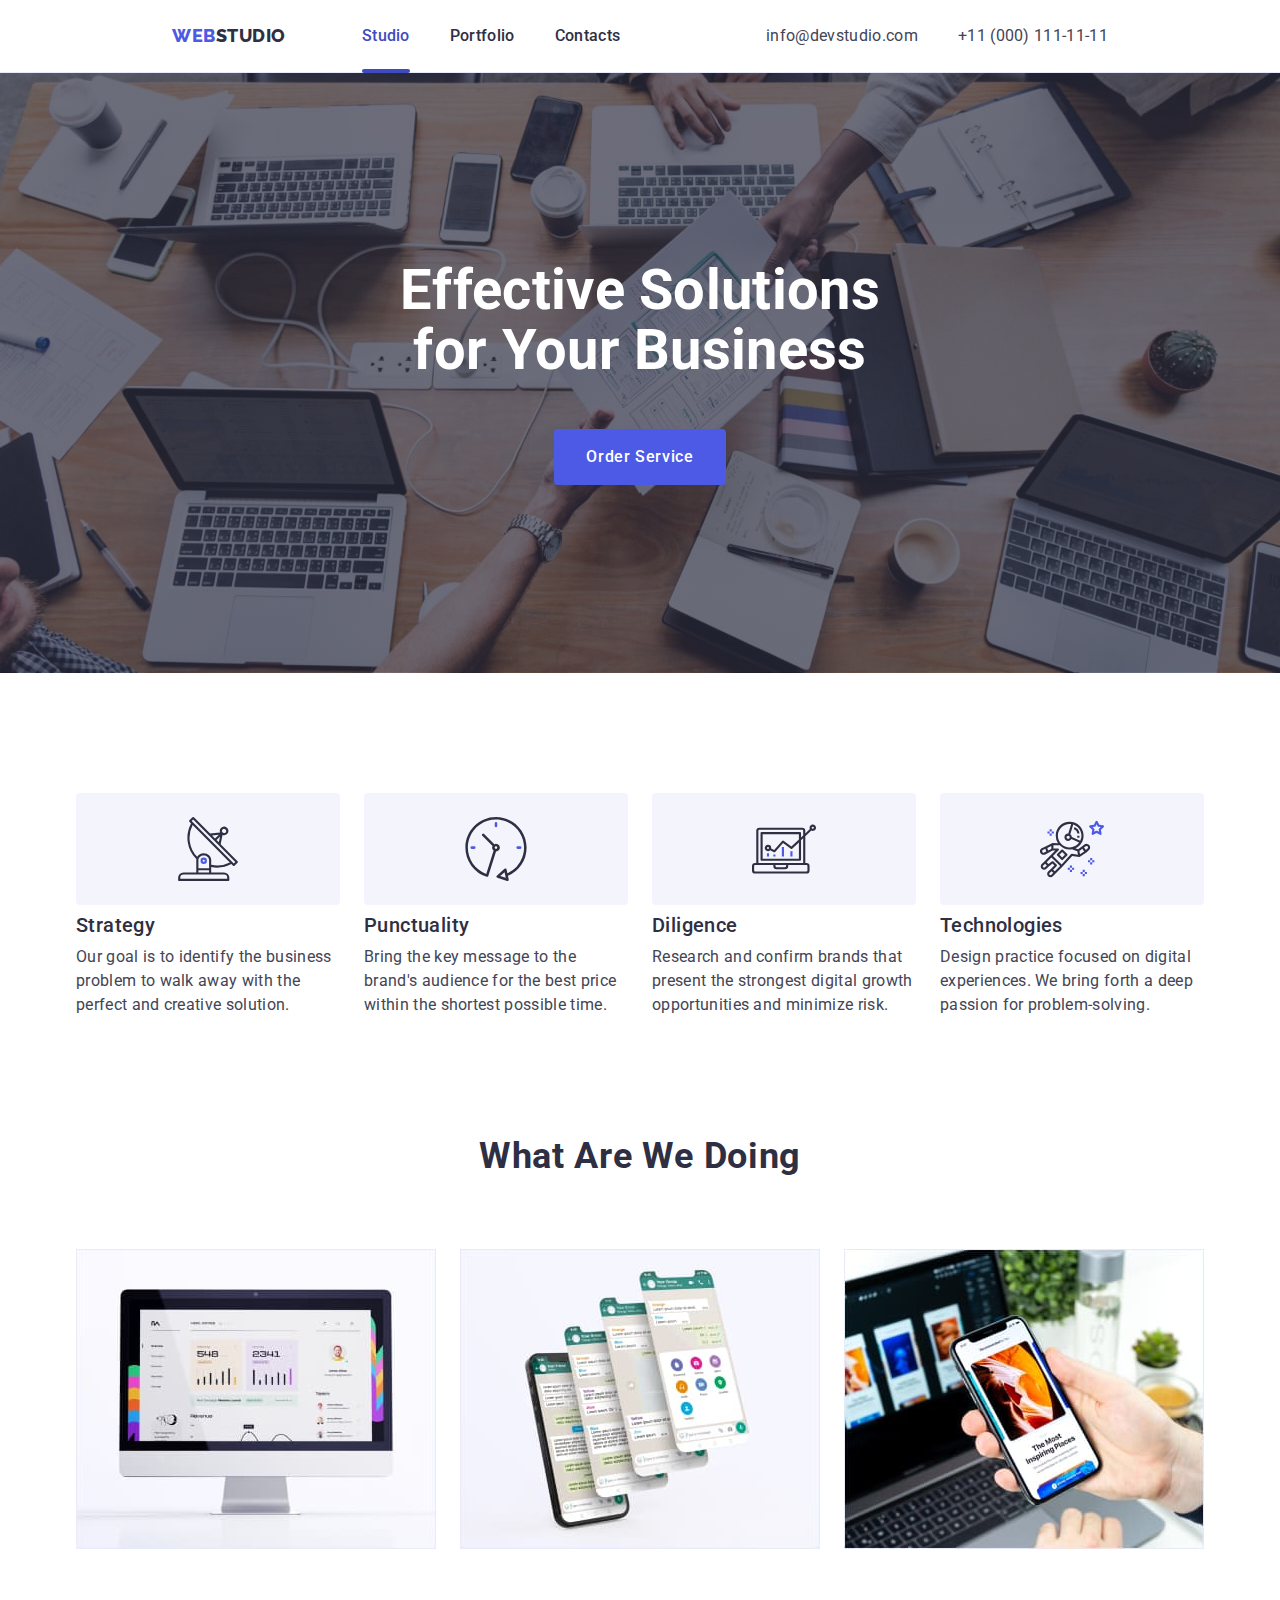
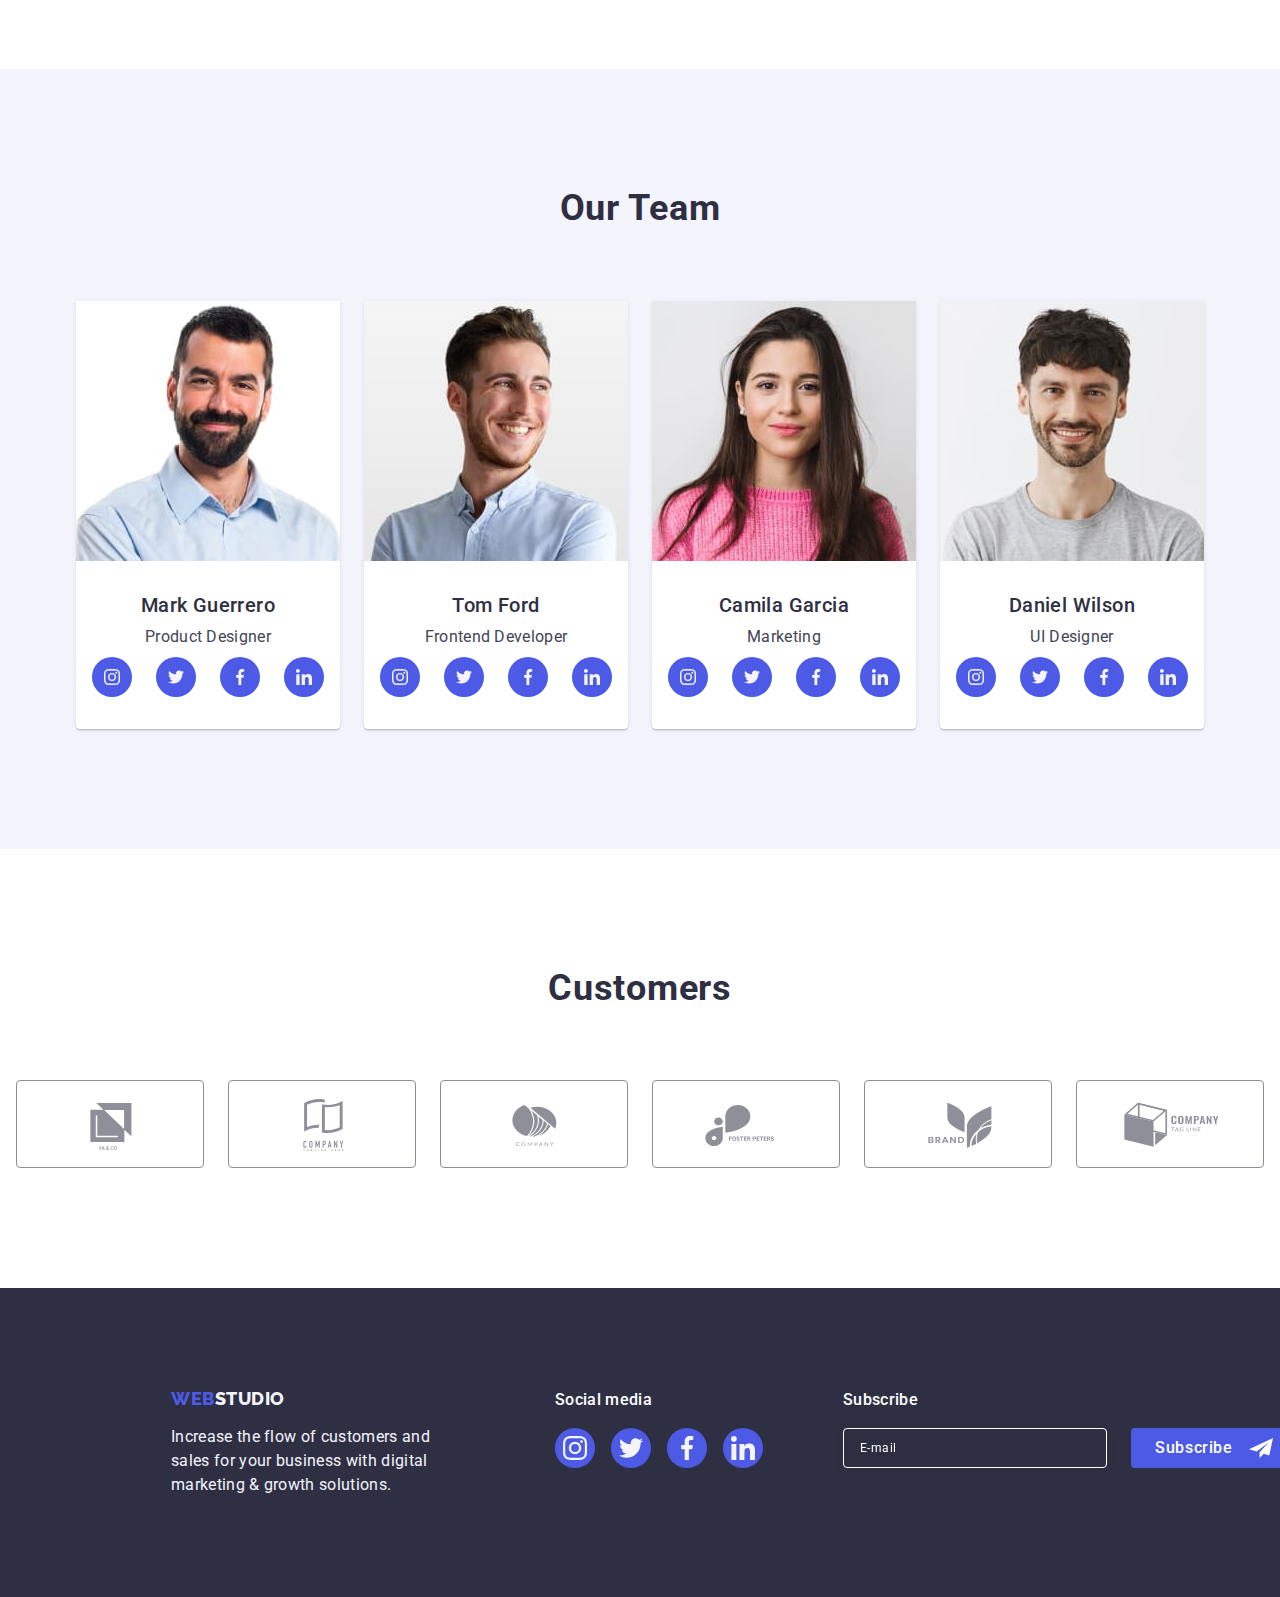
<file: index.html>
<!DOCTYPE html>
<html lang="en">
  <head>
    <meta charset="UTF-8" />
    <meta http-equiv="X-UA-Compatible" content="IE=edge" />
    <meta name="viewport" content="width=device-width, initial-scale=1.0" />
    <link rel="preconnect" href="https://fonts.googleapis.com" />
    <link rel="preconnect" href="https://fonts.gstatic.com" crossorigin />
    <link
      href="https://fonts.googleapis.com/css2?family=Raleway:wght@800&family=Roboto:wght@400;500;700&display=swap"
      rel="stylesheet"
    />
    <link
      rel="stylesheet"
      href="https://cdnjs.cloudflare.com/ajax/libs/modern-normalize/1.1.0/modern-normalize.min.css"
    />
    <link rel="stylesheet" href="./css/styles.css" />
    <title>WEB Studio</title>
  </head>
  <body>
    <!-- Main page -->
    <!-- Topline -->
    <header class="topline">
      <div class="container main-nav">
        <nav class="logo-nav">
          <a class="logo link" href="./index.html">
            Web<span class="logo-text">Studio</span></a
          >

          <!-- Mobile-Menu-button-open -->
          <button
            type="button"
            class="menu-button js-open-menu"
            aria-expanded="false"
            aria-controls="mobile-menu"
          >
            <svg width="32" height="22" aria-label="Mobile menu switch">
              <use
                class="icon-hamburger"
                href="./images/icons.svg#icon-charm_menu-hamburger"
              ></use>
            </svg>
          </button>
          <!-- Menu Nav -->
          <ul class="menunav list">
            <li class="item">
              <a class="current option link" href="./index.html">Studio</a>
            </li>
            <li class="item">
              <a class="option link" href="./portfolio.html">Portfolio</a>
            </li>
            <li class="item"><a class="option link" href="">Contacts</a></li>
          </ul>
        </nav>
        <address class="address">
          <ul class="contacts list">
            <li class="item">
              <a class="contacts-option link" href="mailto:info@devstudio.com"
                >info@devstudio.com</a
              >
            </li>
            <li class="item">
              <a class="contacts-option link" href="tel:+110001111111"
                >+11 (000) 111-11-11</a
              >
            </li>
          </ul>
        </address>
      </div>
      <!-- Mobile-menu -->
      <div class="menu-container js-menu-container" id="mobile-menu">
        <button type="button" class="menu-button js-close-menu">
          <svg width="8" height="8">
            <use class="icon-close"
              href="./images/icons.svg#icon-close-button1"
            ></use>
    
          </svg>
        </button>
        <ul class="mobile-menu list">
            <li class="item">
              <a class="current-mobile option-mobile link" href="./index.html">Studio</a>
            </li>
            <li class="item">
              <a class="option-mobile link" href="./portfolio.html">Portfolio</a>
            </li>
            <li class="item"><a class="option-mobile link" href="">Contacts</a></li>
          </ul>
        </nav>
        <address class="address-mobile">
          <ul class="contacts-mobile list">
                      <li class="item">
              <a class="mobile-contacts-phone link" href="tel:+110001111111"
                >+11 (000) 111-11-11</a
              >
            </li>
              <li class="item">
              <a class="mobile-contacts-email link" href="mailto:info@devstudio.com"
                >info@devstudio.com</a
              >
            </li>
          </ul>
        </address>
        <ul class="mobile-social list">
                  <li class="item">
                    <a class="link" href="">
                      <svg class="icon" width="24" height="24">
                        <use href="./images/icons.svg#icon-instagram-2"></use>
                      </svg>
                    </a>
                  </li>
                  <li class="item">
                    <a class="link" href="">
                      <svg class="icon" width="24" height="24">
                        <use href="./images/icons.svg#icon-twitter-1"></use>
                      </svg>
                    </a>
                  </li>
                  <li class="item">
                    <a class="link" href="">
                      <svg class="icon" width="24" height="24">
                        <use href="./images/icons.svg#icon-facebook-1"></use>
                      </svg>
                    </a>
                  </li>
                  <li class="item">
                    <a class="link" href="">
                      <svg class="icon" width="24" height="24">
                        <use href="./images/icons.svg#icon-linkedin-1"></use>
                      </svg>
                    </a>
                  </li>
                </ul>
      </div>
    </header>
    <main>
      <!-- Scrolls -->
      <section class="hero">
        <div class="container">
          <h1 class="hero-text">Effective Solutions for Your Business</h1>
          <button data-modal-open type="button" class="hero-button">
            Order Service
          </button>
        </div>
      </section>
      <!-- Section 2 -->
      <section class="section">
        <div class="container">
          <h2 class="sectiontwo-title" hidden>Features</h2>
          <ul class="features list">
            <li class="strategy item">
              <div class="features-icon">
                <svg width="64" height="64">
                  <use href="./images/icons.svg#icon-antenna-1"></use>
                </svg>
              </div>
              <h3 class="section-header">Strategy</h3>
              <p class="section-description">
                Our goal is to identify the business problem to walk away with
                the perfect and creative solution.
              </p>
            </li>
            <li class="punctuality item">
              <div class="features-icon">
                <svg width="64" height="64">
                  <use href="./images/icons.svg#icon-clock-1"></use>
                </svg>
              </div>
              <h3 class="section-header">Punctuality</h3>
              <p class="section-description">
                Bring the key message to the brand's audience for the best price
                within the shortest possible time.
              </p>
            </li>
            <li class="diligence item">
              <div class="features-icon">
                <svg width="64" height="64">
                  <use href="./images/icons.svg#icon-diagram-1"></use>
                </svg>
              </div>
              <h3 class="section-header">Diligence</h3>
              <p class="section-description">
                Research and confirm brands that present the strongest digital
                growth opportunities and minimize risk.
              </p>
            </li>
            <li class="technologies item">
              <div class="features-icon">
                <svg width="64" height="64">
                  <use href="./images/icons.svg#icon-astronaut-1"></use>
                </svg>
              </div>
              <h3 class="section-header">Technologies</h3>
              <p class="section-description">
                Design practice focused on digital experiences. We bring forth a
                deep passion for problem-solving.
              </p>
            </li>
          </ul>
        </div>
      </section>
      <!-- Section 3 -->
      <section class="section-works">
        <div class="container">
          <h2 class="section-title">What are we doing</h2>
          <ul class="works list">
            <li class="item">
              <picture>
                <source srcset="./images/about/img1_desktop.jpg 1x, 
                ./images/about/img1-desktop-2x.jpg 2x" 
                media="(min-width: 1158px)">
              <img
                src="./images/about/img1.jpg"
                alt="Image of monitor"
                width="360"
                height="300"
              />
              </picture>
            </li>
            <li class="item">
              <picture>
                <source srcset="./images/about/img2_desktop.jpg 1x, 
                ./images/about/img2-desktop-2x.jpg 2x" 
                media="(min-width: 1158px)">
              <img
                src="./images//about/img2.jpg"
                alt="Image of smartphone"
                width="360"
                height="300"
              />
               </picture>
            </li>
            <li class="item">
              <picture>
                <source srcset="./images/about/img3_desktop.jpg 1x, 
                ./images/about/img3-desktop-2x.jpg 2x" 
                media="(min-width: 1158px)">
              <img
                src="./images//about/img3.jpg"
                alt="Image of notebook+smartphone"
                width="360"
                height="300"
              />
               </picture>
            </li>
          </ul>
        </div>
      </section>
      <!-- Section 4 -->
      <section class="section-team">
        <div class="container">
          <h2 class="section-title">Our Team</h2>
          <ul class="team list">
            <li class="section-four-list-item">
              <picture>
                <source srcset="./images/team_photo/img-Mark-desktop.jpg 1x, 
                ./images/team_photo/img-Mark-desktop-2x.jpg 2x" 
                >
              <img
                src="./images//team_photo/photo_Mark.jpg"
                alt="Photo-of-Mark"
                width="264"
                height="260"
              />
              </picture>
              <div class="team-name-profession">
                <h3 class="section-header">Mark Guerrero</h3>
                <p class="section-description">Product Designer</p>
                <ul class="team-social list">
                  <li class="item">
                    <a class="link" href="">
                      <svg class="icon" width="16" height="16">
                        <use href="./images/icons.svg#icon-instagram-2"></use>
                      </svg>
                    </a>
                  </li>
                  <li class="item">
                    <a class="link" href="">
                      <svg class="icon" width="16" height="16">
                        <use href="./images/icons.svg#icon-twitter-1"></use>
                      </svg>
                    </a>
                  </li>
                  <li class="item">
                    <a class="link" href="">
                      <svg class="icon" width="16" height="16">
                        <use href="./images/icons.svg#icon-facebook-1"></use>
                      </svg>
                    </a>
                  </li>
                  <li class="item">
                    <a class="link" href="">
                      <svg class="icon" width="16" height="16">
                        <use href="./images/icons.svg#icon-linkedin-1"></use>
                      </svg>
                    </a>
                  </li>
                </ul>
              </div>
            </li>
            <li class="section-four-list-item">
              <picture>
                <source srcset="./images/team_photo/img-Tom-desktop.jpg 1x, 
                ./images/team_photo/img-Tom-desktop-2x.jpg 2x" 
                >
              <img
                src="./images/team_photo/photo_Tom.jpg"
                alt="Photo-of-Tom"
                width="264"
                height="260"
              />
              </picture>
              <div class="team-name-profession">
                <h3 class="section-header">Tom Ford</h3>
                <p class="section-description">Frontend Developer</p>
                <ul class="team-social list">
                  <li class="item">
                    <a class="link" href="">
                      <svg class="icon" width="16" height="16">
                        <use href="./images/icons.svg#icon-instagram-2"></use>
                      </svg>
                    </a>
                  </li>
                  <li class="item">
                    <a class="link" href="">
                      <svg class="icon" width="16" height="16">
                        <use href="./images/icons.svg#icon-twitter-1"></use>
                      </svg>
                    </a>
                  </li>
                  <li class="item">
                    <a class="link" href="">
                      <svg class="icon" width="16" height="16">
                        <use href="./images/icons.svg#icon-facebook-1"></use>
                      </svg>
                    </a>
                  </li>
                  <li class="item">
                    <a class="link" href="">
                      <svg class="icon" width="16" height="16">
                        <use href="./images/icons.svg#icon-linkedin-1"></use>
                      </svg>
                    </a>
                  </li>
                </ul>
              </div>
            </li>
            <li class="section-four-list-item">
              <picture>
                <source srcset="./images/team_photo/img-Camila-desktop.jpg 1x, 
                ./images/team_photo/img-Camila-desktop-2x.jpg 2x" 
                >
              <img
                src="./images//team_photo/photo_Camila.jpg"
                alt="Photo of Camila"
                width="264"
                height="260"
              />
              </picture>
              <div class="team-name-profession">
                <h3 class="section-header">Camila Garcia</h3>
                <p class="section-description">Marketing</p>
                <ul class="team-social list">
                  <li class="item">
                    <a class="link" href="">
                      <svg class="icon" width="16" height="16">
                        <use href="./images/icons.svg#icon-instagram-2"></use>
                      </svg>
                    </a>
                  </li>
                  <li class="item">
                    <a class="link" href="">
                      <svg class="icon" width="16" height="16">
                        <use href="./images/icons.svg#icon-twitter-1"></use>
                      </svg>
                    </a>
                  </li>
                  <li class="item">
                    <a class="link" href="">
                      <svg class="icon" width="16" height="16">
                        <use href="./images/icons.svg#icon-facebook-1"></use>
                      </svg>
                    </a>
                  </li>
                  <li class="item">
                    <a class="link" href="">
                      <svg class="icon" width="16" height="16">
                        <use href="./images/icons.svg#icon-linkedin-1"></use>
                      </svg>
                    </a>
                  </li>
                </ul>
              </div>
            </li>
            <li class="section-four-list-item">
              <picture>
                <source srcset="./images/team_photo/img-Daniel-desktop.jpg 1x, 
                ./images/team_photo/img-Daniel-desktop-2x.jpg 2x" 
                >
              <img
                src="./images//team_photo/photo_Daniel.jpg"
                alt="Photo of Daniel"
                width="264"
                height="260"
              />
              </picture>
              <div class="team-name-profession">
                <h3 class="section-header">Daniel Wilson</h3>
                <p class="section-description">UI Designer</p>
                <ul class="team-social list">
                  <li class="item">
                    <a class="link" href="">
                      <svg class="icon" width="16" height="16">
                        <use href="./images/icons.svg#icon-instagram-2"></use>
                      </svg>
                    </a>
                  </li>
                  <li class="item">
                    <a class="link" href="">
                      <svg class="icon" width="16" height="16">
                        <use href="./images/icons.svg#icon-twitter-1"></use>
                      </svg>
                    </a>
                  </li>
                  <li class="item">
                    <a class="link" href="">
                      <svg class="icon" width="16" height="16">
                        <use href="./images/icons.svg#icon-facebook-1"></use>
                      </svg>
                    </a>
                  </li>
                  <li class="item">
                    <a class="link" href="">
                      <svg class="icon" width="16" height="16">
                        <use href="./images/icons.svg#icon-linkedin-1"></use>
                      </svg>
                    </a>
                  </li>
                </ul>
              </div>
            </li>
          </ul>
        </div>
      </section>
      <!-- Section 5 -->
      <section class="section-customers">
        <div class="container">
          <h2 class="section-title">Customers</h2>
          <ul class="customers list">
            <li class="section-five-list-item item">
              <a class="customer-icon-link" href="">
                <svg class="icon" width="104" height="56">
                  <use href="./images/icons.svg#icon-Client_1"></use>
                </svg>
              </a>
            </li>
            <li class="section-five-list-item item">
              <a class="customer-icon-link" href="">
                <svg class="icon" width="104" height="56">
                  <use href="./images/icons.svg#icon-Client_2"></use>
                </svg>
              </a>
            </li>
            <li class="section-five-list-item item">
              <a class="customer-icon-link" href="">
                <svg class="icon" width="104" height="56">
                  <use href="./images/icons.svg#icon-Client_3"></use>
                </svg>
              </a>
            </li>
            <li class="section-five-list-item item">
              <a class="customer-icon-link" href="">
                <svg class="icon" width="104" height="56">
                  <use href="./images/icons.svg#icon-Client_4"></use>
                </svg>
              </a>
            </li>
            <li class="section-five-list-item item">
              <a class="customer-icon-link" href="">
                <svg class="icon" width="104" height="56">
                  <use href="./images/icons.svg#icon-Client_5"></use>
                </svg>
              </a>
            </li>
            <li class="section-five-list-item item">
              <a class="customer-icon-link" href="">
                <svg class="icon" width="104" height="56">
                  <use href="./images/icons.svg#icon-Client_6"></use>
                </svg>
              </a>
            </li>
          </ul>
        </div>
      </section>
    </main>
    <!-- Fotter -->
    <footer class="footer">
      <div class="container">
        <div class="footer-list">
          <a class="logofooter link" href="./index.html">
            Web<span class="logofooter-text">Studio</span></a
          >
          <p class="footer-description">
            Increase the flow of customers and sales for your business with
            digital marketing & growth solutions.
          </p>
        </div>
        <div class="footer-social">
          <p class="social-section-header">Social media</p>
          <ul class="social-links list">
            <li class="social-links-item item">
              <a class="social-link-icon" href="">
                <svg class="icon" width="24" height="24">
                  <use href="./images/icons.svg#icon-instagram-2"></use>
                </svg>
              </a>
            </li>
            <li class="social-links-item item">
              <a class="social-link-icon" href="">
                <svg class="icon" width="24" height="24">
                  <use href="./images/icons.svg#icon-twitter-1"></use>
                </svg>
              </a>
            </li>
            <li class="social-links-item item">
              <a class="social-link-icon" href="">
                <svg class="icon" width="24" height="24">
                  <use href="./images/icons.svg#icon-facebook-1"></use>
                </svg>
              </a>
            </li>
            <li class="social-links-item item">
              <a class="social-link-icon" href="">
                <svg class="icon" width="24" height="24">
                  <use href="./images/icons.svg#icon-linkedin-1"></use>
                </svg>
              </a>
            </li>
          </ul>
        </div>
        <div class="subscribe">
          <p class="subscribe-title">Subscribe</p>
          <form class="subscribe-form">
            <label class="subscribe-label"
              ><input
                class="subscribe-input"
                type="email"
                name="email"
                placeholder="E-mail"
            /></label>
            <button type="submit" class="subscribe-button">
              Subscribe
              <svg class="subscribe-icon" width="24" height="24">
                <use href="./images/icons.svg#icon-send-icon"></use>
              </svg>
            </button>
          </form>
        </div>
      </div>
    </footer>
    <div class="backdrop is-hidden" data-modal>
      <div class="modal">
        <button data-modal-close type="button" class="modal-close-button">
          <svg class="modal-close-icon" width="8" height="8">
            <use href="./images/icons.svg#icon-close-button1"></use>
          </svg>
        </button>
        <p class="order-form-title">
          Leave your contacts and we will call you back
        </p>
        <form class="order-form">
          <div class="form-field">
            <label for="user-name" class="form-label">Name</label>
            <div class="input-deco">
              <input
                type="text"
                name="user-name"
                id="user-name"
                class="form-input"
                autofocus
              />
              <svg class="form-icon" width="18" height="24">
                <use href="./images/icons.svg#icon-person-black-18dp1"></use>
              </svg>
            </div>
          </div>
          <div class="form-field">
            <label for="tel" class="form-label">Phone</label>
            <div class="input-deco">
              <input type="tel" id="tel" name="phone" class="form-input" />
              <svg class="form-icon" width="18" height="24">
                <use href="./images/icons.svg#icon-phone-black-18dp1"></use>
              </svg>
            </div>
          </div>
          <div class="form-field">
            <label for="email" class="form-label">Email</label>
            <div class="input-deco">
              <input type="email" id="email" name="e-mail" class="form-input" />
              <svg class="form-icon" width="18" height="24">
                <use href="./images/icons.svg#icon-email-black-18dp1"></use>
              </svg>
            </div>
          </div>
          <div class="form-field-textarea">
            <label for="user-comment" class="form-label">Comment</label>
            <textarea
              name="user-comment"
              id="user-comment"
              placeholder="Text input"
              class="form-textarea"
            ></textarea>
          </div>
          <div class="user-privacy-checkbox">
            <input
              type="checkbox"
              class="checkbox visually-hidden"
              name="user-privacy"
              id="user-privacy"
              value="true"
            />
            <label class="accept-terms" for="user-privacy">
              <span class="accept-icon-box">
                <svg class="accept-icon" width="10" height="8">
                  <use href="./images/icons.svg#icon-Vector"></use>
                </svg>
              </span>
              I accept the terms and conditions of the
              <a class="accept-terms-link" href="">Privacy Policy</a>
            </label>
          </div>
          <button type="submit" class="submit-button">Send</button>
        </form>
      </div>
    </div>
    <script src="./js/modal.js"></script>
    <script src="./js/mobile-menu.js"></script>
  </body>
</html>
</file>
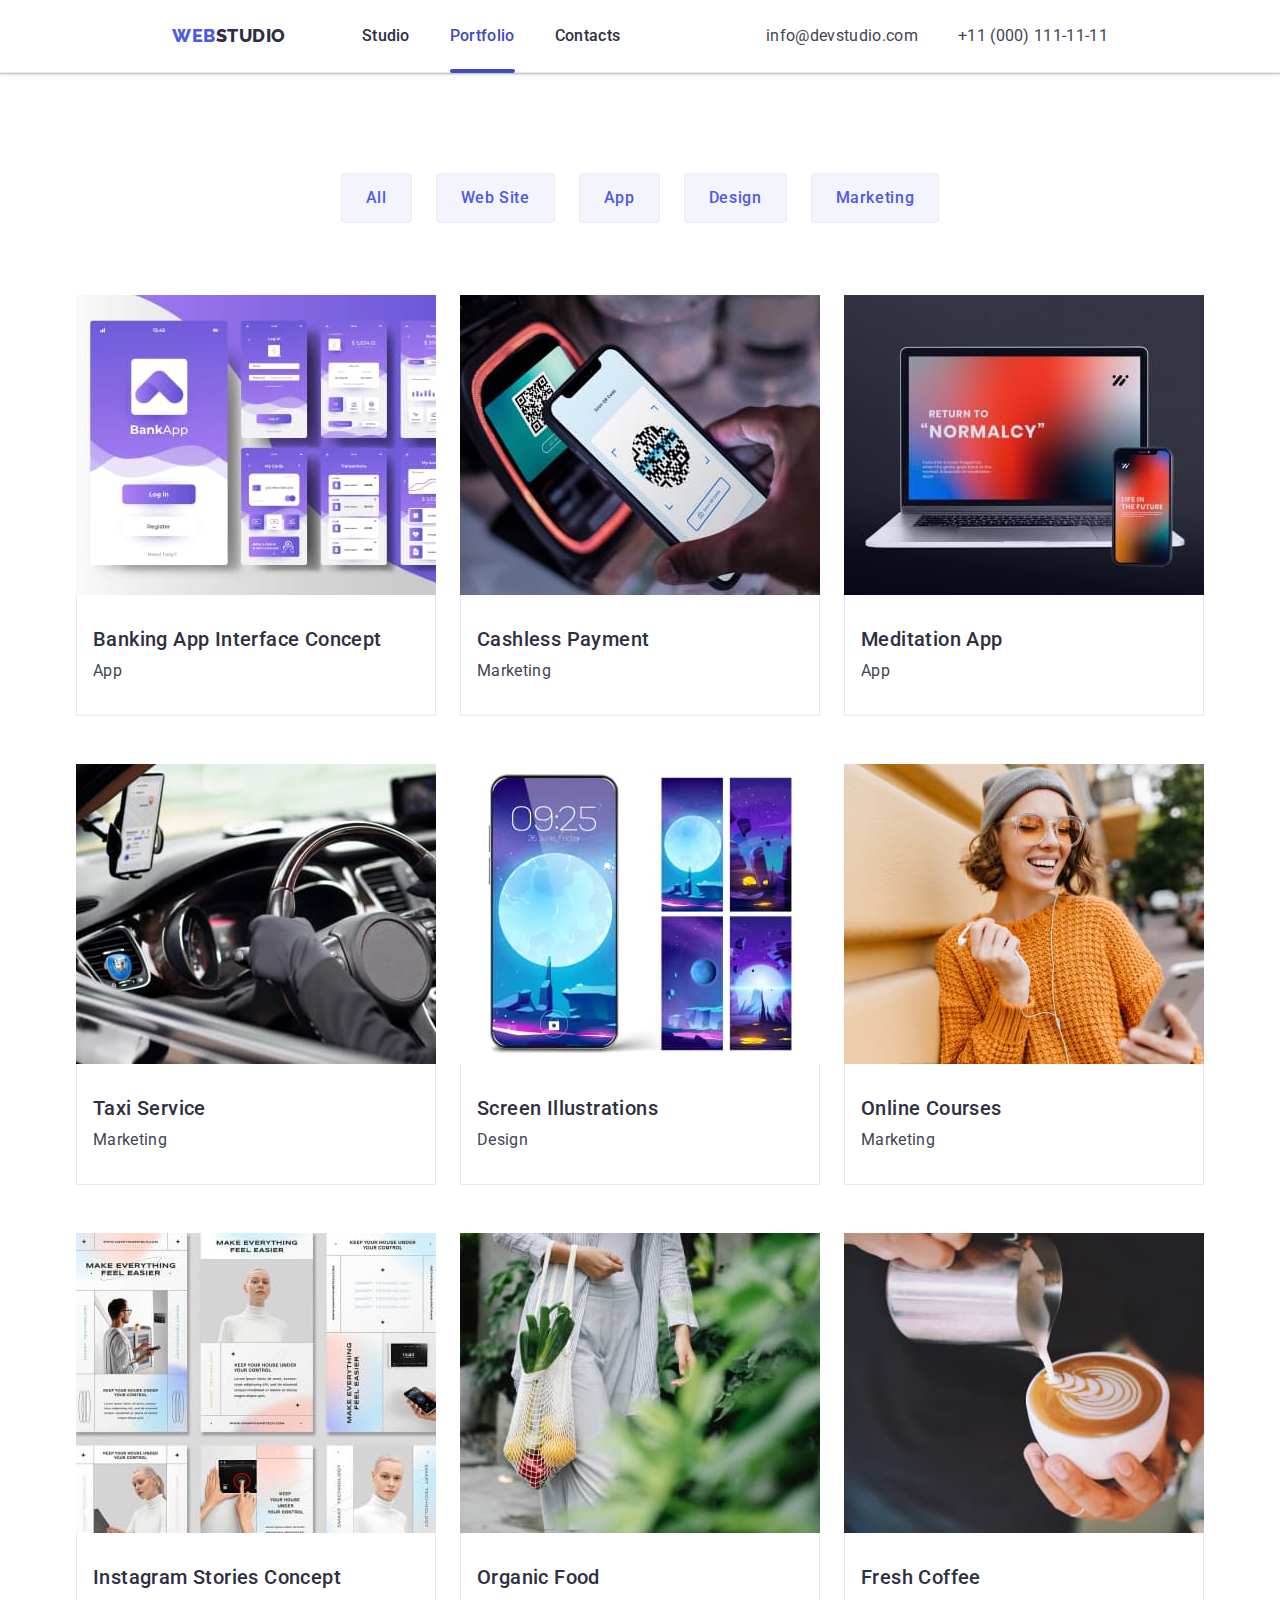
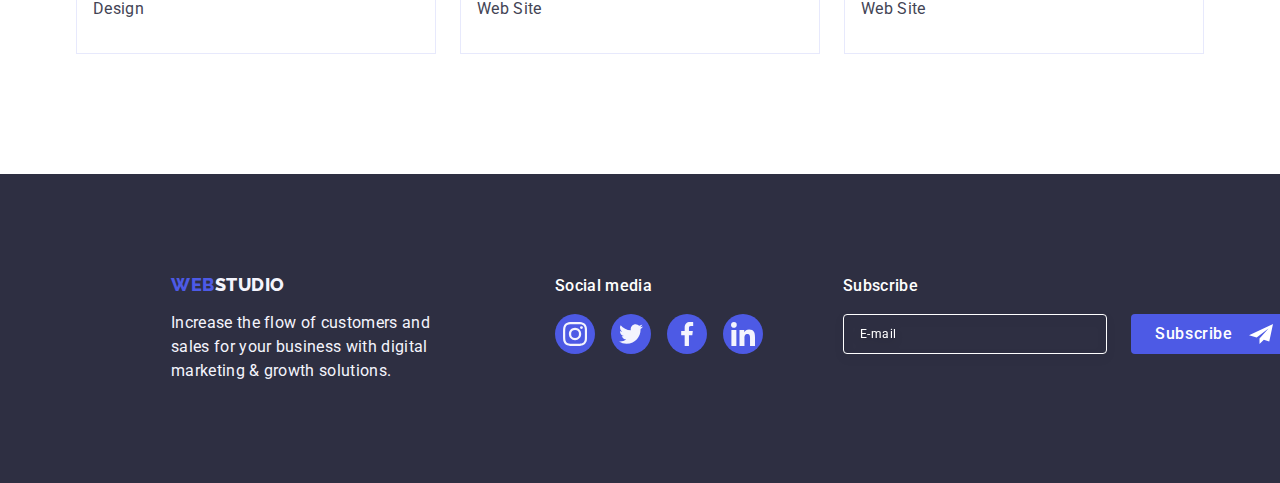
<file: portfolio.html>
<!DOCTYPE html>
<html lang="en">
  <head>
    <meta charset="UTF-8" />
    <meta http-equiv="X-UA-Compatible" content="IE=edge" />
    <meta name="viewport" content="width=device-width, initial-scale=1.0" />
    <link rel="preconnect" href="https://fonts.googleapis.com" />
    <link rel="preconnect" href="https://fonts.gstatic.com" crossorigin />
    <link
      rel="stylesheet"
      href="https://fonts.googleapis.com/css2?family=Raleway:wght@800&family=Roboto:wght@400;500;700&display=swap"
    />
    <link
      rel="stylesheet"
      href="https://cdnjs.cloudflare.com/ajax/libs/modern-normalize/1.1.0/modern-normalize.min.css"
    />
    <link rel="stylesheet" href="./css/styles.css" />
    <title>WEB Studio</title>
  </head>
  <body>
    <!-- Main page -->
    <!-- Topline -->
    <header class="topline">
      <div class="container main-nav">
        <nav class="logo-nav">
          <a class="logo link" href="./index.html">
            Web<span class="logo-text">Studio</span></a
          >

          <!-- Mobile-Menu-button-open -->
          <button
            type="button"
            class="menu-button js-open-menu"
            aria-expanded="false"
            aria-controls="mobile-menu"
          >
            <svg width="32" height="22" aria-label="Mobile menu switch">
              <use
                class="icon-hamburger"
                href="./images/icons.svg#icon-charm_menu-hamburger"
              ></use>
            </svg>
          </button>
          <!-- Menu Nav -->
          <ul class="menunav list">
            <li class="item">
              <a class="option link" href="./index.html">Studio</a>
            </li>
            <li class="item">
              <a class="current option link" href="./portfolio.html"
                >Portfolio</a
              >
            </li>
            <li class="item"><a class="option link" href="">Contacts</a></li>
          </ul>
        </nav>
        <address class="address">
          <ul class="contacts list">
            <li class="item">
              <a class="contacts-option link" href="mailto:info@devstudio.com"
                >info@devstudio.com</a
              >
            </li>
            <li class="item">
              <a class="contacts-option link" href="tel:+110001111111"
                >+11 (000) 111-11-11</a
              >
            </li>
          </ul>
        </address>
      </div>
      <!-- Mobile-menu -->
      <div class="menu-container js-menu-container" id="mobile-menu">
        <button type="button" class="menu-button js-close-menu">
          <svg width="8" height="8">
            <use class="icon-close"
              href="./images/icons.svg#icon-close-button1"
            ></use>
    
          </svg>
        </button>
        <ul class="mobile-menu list">
            <li class="item">
              <a class="option-mobile link" href="./index.html">Studio</a>
            </li>
            <li class="item">
              <a class="current-mobile option-mobile link" href="./portfolio.html">Portfolio</a>
            </li>
            <li class="item"><a class="option-mobile link" href="">Contacts</a></li>
          </ul>
        </nav>
        <address class="address-mobile">
          <ul class="contacts-mobile list">
                      <li class="item">
              <a class="mobile-contacts-phone link" href="tel:+110001111111"
                >+11 (000) 111-11-11</a
              >
            </li>
              <li class="item">
              <a class="mobile-contacts-email link" href="mailto:info@devstudio.com"
                >info@devstudio.com</a
              >
            </li>
          </ul>
        </address>
        <ul class="mobile-social list">
                  <li class="item">
                    <a class="link" href="">
                      <svg class="icon" width="24" height="24">
                        <use href="./images/icons.svg#icon-instagram-2"></use>
                      </svg>
                    </a>
                  </li>
                  <li class="item">
                    <a class="link" href="">
                      <svg class="icon" width="24" height="24">
                        <use href="./images/icons.svg#icon-twitter-1"></use>
                      </svg>
                    </a>
                  </li>
                  <li class="item">
                    <a class="link" href="">
                      <svg class="icon" width="24" height="24">
                        <use href="./images/icons.svg#icon-facebook-1"></use>
                      </svg>
                    </a>
                  </li>
                  <li class="item">
                    <a class="link" href="">
                      <svg class="icon" width="24" height="24">
                        <use href="./images/icons.svg#icon-linkedin-1"></use>
                      </svg>
                    </a>
                  </li>
                </ul>
      </div>
    </header>
    <main>
      <section class="section-portfolio">
        <div class="container">
          <h1 hidden>Portfolio</h1>
          <!-- Filter -->
          <ul class="list filter">
            <li class="item">
              <button type="button" class="filter-button">All</button>
            </li>
            <li class="item">
              <button type="button" class="filter-button">Web Site</button>
            </li>
            <li class="item">
              <button type="button" class="filter-button">App</button>
            </li>
            <li class="item">
              <button type="button" class="filter-button">Design</button>
            </li>
            <li class="item">
              <button type="button" class="filter-button">Marketing</button>
            </li>
          </ul>
          <!-- Projects -->
          <ul class="projects list">
            <li class="item">
              <a class="link" href="">
                <div class="projects-image"> 
                  <picture>
                  <source media="(min-width:1158px)" 
                  srcset="./images/porfolio/app/app1-desktop.jpg 1x, 
                  ./images/porfolio/app/app1-desktop-2x.jpg 2x">
                  <source media="(min-width:768px)" srcset="./images/porfolio/app/app1-tablet.jpg 1x, ./images/porfolio/app/app1-tablet-2x.jpg 2x">
                  <source media="(min-width:320px)" srcset="./images/porfolio/app/app1-mobile.jpg 1x, ./images/porfolio/app/app1-mobile-2x.jpg 2x">
                  <img
                    src="./images/porfolio/app/app1-mobile.jpg"
                    alt="smartphone application"
                    max-width="392"
                    max-height="300"
                  />
                  </picture>
                 
                  <p class="overlay-text">
                    14 Stylish and User-Friendly App Design Concepts · Task
                    Manager App · Calorie Tracker App · Exotic Fruit Ecommerce
                    App · Cloud Storage App
                  </p>
                </div>

                <div class="projects-name">
                  <h2 class="our-projects-name">
                    Banking App Interface Concept
                  </h2>
                  <p class="our-projects-description">App</p>
                </div>
              </a>
            </li>
            <li class="item">
              <a class="link" href=""
                ><div class="projects-image">
                  <picture>
                  <source srcset="./images/porfolio/marketing/marketing1-desktop.jpg 1x, 
                  ./images/porfolio/marketing/marketing1-desktop-2x.jpg 2x" 
                  media="(min-width: 1158px)">
                  <source srcset="./images/porfolio/marketing/marketing1-tablet.jpg 1x,
                   ./images/porfolio/marketing/marketing1-tablet-2x.jpg 2x"
                    media="(min-width: 768px)">
                  <source srcset="./images/porfolio/marketing/marketing1-mobile.jpg 1x, 
                  ./images/porfolio/marketing/marketing1-mobile-2x.jpg 2x" 
                  media="(min-width: 320px)">
                  <img
                    src="./images/porfolio/marketing/marketing1.jpg"
                    alt="payment by smartphone"
                    max-width="392"
                    max-height="300"
                  />
                </picture>
                  
                  <p class="overlay-text">
                    14 Stylish and User-Friendly App Design Concepts · Task
                    Manager App · Calorie Tracker App · Exotic Fruit Ecommerce
                    App · Cloud Storage App
                  </p>
                </div>
                <div class="projects-name">
                  <h2 class="our-projects-name">Cashless Payment</h2>
                  <p class="our-projects-description">Marketing</p>
                </div></a
              >
            </li>
            <li class="item">
              <a class="link" href=""
                >
                <div class="projects-image"> 
                  <picture>
                  <source srcset="./images/porfolio/app/app2-desktop.jpg 1x, 
                  ./images/porfolio/app/app2-desktop-2x.jpg 2x" 
                  media="(min-width: 1158px)">
                  <source srcset="./images/porfolio/app/app2-tablet.jpg 1x, 
                  ./images/porfolio/app/app2-tablet-2x.jpg 2x" 
                  media="(min-width: 768px)">
                  <source srcset="./images/porfolio/app/app2-mobile.jpg 1x,
                   ./images/porfolio/app/app2-mobile-2x.jpg 2x" 
                   media="(min-width: 320px)">
                   <img
                    src="./images/porfolio/app/app2.jpg"
                    alt="notebook and smartphone"
                    max-width="392"
                    max-height="300"
                  />
                </picture>
                  
                  <p class="overlay-text">
                    14 Stylish and User-Friendly App Design Concepts · Task
                    Manager App · Calorie Tracker App · Exotic Fruit Ecommerce
                    App · Cloud Storage App
                  </p>
                </div>
                <div class="projects-name">
                  <h2 class="our-projects-name">Meditation App</h2>
                  <p class="our-projects-description">App</p>
                </div></a
              >
            </li>
            <li class="item">
              <a class="link" href=""
                >
                <div class="projects-image"> 
                <picture>
                <source srcset="./images/porfolio/marketing/marketing2-desktop.jpg 1x, 
                ./images/porfolio/marketing/marketing2-desktop-2x.jpg 2x" 
                media="(min-width: 1158px)">
                <source srcset="./images/porfolio/marketing/marketing2-tablet.jpg 1x,
                ./images/porfolio/marketing/marketing2-tablet-2x.jpg 1x" 
                media="(min-width: 768px)">
                <source srcset="./images/porfolio/marketing/marketing2-mobile.jpg 1x, 
                ./images/porfolio/marketing/marketing2-mobile-2x.jpg 2x" 
                media="(min-width: 320px)">
                <img
                    src="./images/porfolio/marketing/marketing2.jpg"
                    alt="car driving weel and torpedo"
                    max-width="392"
                    max-height="300"
                  />
                </picture>
                  
                  <p class="overlay-text">
                    14 Stylish and User-Friendly App Design Concepts · Task
                    Manager App · Calorie Tracker App · Exotic Fruit Ecommerce
                    App · Cloud Storage App
                  </p>
                </div>

                <div class="projects-name">
                  <h2 class="our-projects-name">Taxi Service</h2>
                  <p class="our-projects-description">Marketing</p>
                </div></a
              >
            </li>
            <li class="item">
              <a class="link" href="">
                <div class="projects-image"> 
                <picture>
                <source srcset="./images/porfolio/design/design1-desktop.jpg 1x,
                ./images/porfolio/design/design1-desktop-2x.jpg 2x" 
                media="(min-width: 1158px)">
                <source srcset="./images/porfolio/design/design1-tablet.jpg 1x, 
                ./images/porfolio/design/design1-tablet-2x.jpg 2x" 
                media="(min-width: 768px)">
                <source srcset="./images/porfolio/design/design1-mobile.jpg 1x, 
                ./images/porfolio/design/design1-mobile-2x.jpg 2x" 
                media="(min-width: 320px)">
               <img
                    src="./images/porfolio/design/design1.jpg"
                    alt="smaprtphone and variety of wallpaper"
                    max-width="392"
                    max-height="300"
                  />
                </picture>
                  
                  <p class="overlay-text">
                    14 Stylish and User-Friendly App Design Concepts · Task
                    Manager App · Calorie Tracker App · Exotic Fruit Ecommerce
                    App · Cloud Storage App
                  </p>
                </div>
                <div class="projects-name">
                  <h2 class="our-projects-name">Screen Illustrations</h2>
                  <p class="our-projects-description">Design</p>
                </div></a
              >
            </li>
            <li class="item">
              <a class="link" href=""
                >
                <div class="projects-image"> 
                <picture>
                <source srcset="./images/porfolio/marketing/marketing3-desktop.jpg 1x,
                ./images/porfolio/marketing/marketing3-desktop-2x.jpg 2x" 
                media="(min-width: 1158px)">
                <source srcset="./images/porfolio/marketing/marketing3-tablet.jpg 1x, 
                ./images/porfolio/marketing/marketing3-tablet-2x.jpg 2x" 
                media="(min-width: 768px)">
                <source srcset="./images/porfolio/marketing/marketing3-mobile.jpg 1x, 
                ./images/porfolio/marketing/marketing3-mobile-2x.jpg 2x" 
                media="(min-width: 320px)">
                <img
                    src="./images/porfolio/marketing/marketing3.jpg"
                    alt="smiling lady with spectacles and smartphone"
                    max-width="392"
                    max-height="300"
                  />
                </picture>
                  
                  <p class="overlay-text">
                    14 Stylish and User-Friendly App Design Concepts · Task
                    Manager App · Calorie Tracker App · Exotic Fruit Ecommerce
                    App · Cloud Storage App
                  </p>
                </div>

                <div class="projects-name">
                  <h2 class="our-projects-name">Online Courses</h2>
                  <p class="our-projects-description">Marketing</p>
                </div></a
              >
            </li>
            <li class="item">
              <a class="link" href=""
                >
                <div class="projects-image"> 
                <picture>
                <source srcset="./images/porfolio/design/design2-desktop.jpg 1x,
                ./images/porfolio/design/design2-desktop-2x.jpg 2x" 
                media="(min-width: 1158px)">
                <source srcset="./images/porfolio/design/design2-tablet.jpg 1x, 
                ./images/porfolio/design/design2-tablet-2x.jpg 2x" 
                media="(min-width: 768px)">
                <source srcset="./images/porfolio/design/design2-mobile.jpg 1x, 
                ./images/porfolio/design/design2-mobile-2x.jpg 2x" 
                media="(min-width: 320px)">
                <img
                    src="./images/porfolio/design/design2.jpg"
                    alt="variety of instagram stories"
                    max-width="392"
                    max-height="300"
                  />
                </picture>
                  
                  <p class="overlay-text">
                    14 Stylish and User-Friendly App Design Concepts · Task
                    Manager App · Calorie Tracker App · Exotic Fruit Ecommerce
                    App · Cloud Storage App
                  </p>
                </div>
                <div class="projects-name">
                  <h2 class="our-projects-name">Instagram Stories Concept</h2>
                  <p class="our-projects-description">Design</p>
                </div></a
              >
            </li>
            <li class="item">
              <a class="link" href=""
                >
                <div class="projects-image">
                  <picture>
                  <source srcset="./images/porfolio/website/website1-desktop.jpg 1x,
                  ./images/porfolio/website/website1-desktop-2x.jpg 2x" 
                  media="(min-width: 1158px)">
                  <source srcset="./images/porfolio/website/website1-tablet.jpg 1x, 
                  ./images/porfolio/website/website1-tablet-2x.jpg 2x" 
                  media="(min-width: 768px)">
                  <source srcset="./images/porfolio/website/website1-mobile.jpg 1x, 
                  ./images/porfolio/website/website1-mobile-2x.jpg 2x" 
                  media="(min-width: 320px)">
                  <img src="./images/porfolio/website/website1.jpg"
                    alt="lady carrying shoulder bag with fruits and vegetables"
                    max-width="392"
                    max-height="300"
                  />
                </picture>
                  
                  <p class="overlay-text">
                    14 Stylish and User-Friendly App Design Concepts · Task
                    Manager App · Calorie Tracker App · Exotic Fruit Ecommerce
                    App · Cloud Storage App
                  </p>
                </div>
                <div class="projects-name">
                  <h2 class="our-projects-name">Organic Food</h2>
                  <p class="our-projects-description">Web Site</p>
                </div>
              </a>
            </li>
            <li class="item">
              <a class="link" href="">
                <div class="projects-image"> 
                  <picture>
                  <source srcset="./images/porfolio/website/website2-desktop.jpg 1x,
                  ./images/porfolio/website/website2-desktop-2x.jpg 2x" 
                  media="(min-width: 1158px)">
                  <source srcset="./images/porfolio/website/website2-tablet.jpg 1x, 
                  ./images/porfolio/website/website2-tablet-2x.jpg 2x" 
                  media="(min-width: 768px)">
                  <source srcset="./images/porfolio/website/website2-mobile.jpg 1x, 
                  ./images/porfolio/website/website2-mobile-2x.jpg 2x" 
                  media="(min-width: 320px)">      
                  <img
                    src="./images/porfolio/website/website2-mobile.jpg"
                    alt="lady pouring coffee into the cup from cezve "
                    max-width="392"
                    max-height="300"
                  />
                </picture>
                  
                  <p class="overlay-text">
                    14 Stylish and User-Friendly App Design Concepts · Task
                    Manager App · Calorie Tracker App · Exotic Fruit Ecommerce
                    App · Cloud Storage App
                  </p>
                </div>
                <div class="projects-name">
                  <h2 class="our-projects-name">Fresh Coffee</h2>
                  <p class="our-projects-description">Web Site</p>
                </div>
              </a>
            </li>
          </ul>
        </div>
      </section>
    </main>
    <!-- Fotter -->
    <footer class="footer">
      <div class="container">
        <div class="footer-list">
          <a class="logofooter link" href="./index.html">
            Web<span class="logofooter-text">Studio</span></a
          >
          <p class="footer-description">
            Increase the flow of customers and sales for your business with
            digital marketing & growth solutions.
          </p>
        </div>
        <div class="footer-social">
          <p class="social-section-header">Social media</p>
          <ul class="social-links list">
            <li class="social-links-item item">
              <a class="social-link-icon" href="">
                <svg class="icon" width="24" height="24">
                  <use href="./images/icons.svg#icon-instagram-2"></use>
                </svg>
              </a>
            </li>
            <li class="social-links-item item">
              <a class="social-link-icon" href="">
                <svg class="icon" width="24" height="24">
                  <use href="./images/icons.svg#icon-twitter-1"></use>
                </svg>
              </a>
            </li>
            <li class="social-links-item item">
              <a class="social-link-icon" href="">
                <svg class="icon" width="24" height="24">
                  <use href="./images/icons.svg#icon-facebook-1"></use>
                </svg>
              </a>
            </li>
            <li class="social-links-item item">
              <a class="social-link-icon" href="">
                <svg class="icon" width="24" height="24">
                  <use href="./images/icons.svg#icon-linkedin-1"></use>
                </svg>
              </a>
            </li>
          </ul>
        </div>
        <div class="subscribe">
          <p class="subscribe-title">Subscribe</p>
          <form class="subscribe-form">
            <label class="subscribe-label"
              ><input
                class="subscribe-input"
                type="email"
                name="email"
                placeholder="E-mail"
            /></label>
            <button type="submit" class="subscribe-button">
              Subscribe
              <svg class="subscribe-icon" width="24" height="24">
                <use href="./images/icons.svg#icon-send-icon"></use>
              </svg>
            </button>
          </form>
        </div>
      </div>
    </footer>
    <script src="./js/mobile-menu.js"></script>
  </body>
</html>
</file>
<file: css/styles.css>
html {
  box-sizing: border-box;
}
*,
*::after,
*::before {
  box-sizing: inherit;
}
:root {
  --primary-text-color: #2e2f42;
  --accent-color: #4d5ae5;
  --main-text-color: #434455;
  --hero-footer-background-color: #2e2f42;
  --button-section-background-color: #f4f4fd;
  --button-border-color: #e7e9fc;
  --features-icon-bgcolor: #f4f4fd;
  --client-icon-color: #8e8f99;
  --label-text-color: #8e8f99;
  --background--border-color-checkbox-active-icon: #404bbf;
  --fill-checkbox-active-icon: #ffffff;
}
body {
  background-color: #ffffff;
  font-family: Roboto, sans-serif;
  letter-spacing: 0.02em;
  color: var(--main-text-color);
}
.link {
  text-decoration: none;
}
.list {
  list-style: none;
  padding: 0;
  margin: 0;
}
h1,
h2,
h3,
h4,
p {
  margin-top: 0;
  margin-bottom: 0;
}
img {
  display: block;
}
/* Top-line */
.topline {
  display: block;
  margin-left: auto;
  margin-right: auto;
  border-bottom: 1px solid #e7e9fc;
  box-shadow: 0px 2px 1px rgba(46, 47, 66, 0.08),
    0px 1px 1px rgba(46, 47, 66, 0.16), 0px 1px 6px rgba(46, 47, 66, 0.08);
  @media screen and (min-width: 428px) and (max-width: 767px) {
    width: 428px;
  }
  @media screen and (min-width: 768px) and (max-width: 1157px) {
    width: 768px;
  }
  @media screen and (min-width: 1158px) {
    max-width: 1440px;
  }
}
.container {
  box-sizing: border-box;
  padding-left: 16px;
  padding-right: 16px;
  margin-right: auto;
  margin-left: auto;

  @media screen and (min-width: 428px) and (max-width: 767px) {
    width: 428px;
  }
  @media screen and (min-width: 768px) and (max-width: 1157px) {
    width: 768px;
  }
  @media screen and (min-width: 1158px) {
    max-width: 1440px;
  }
}
.main-nav {
  display: flex;
  min-height: 70px;
  align-items: center;
}

/* Logo */
.logo {
  font-family: Raleway, sans-serif;
  /* margin-right: 76px; */
  font-weight: 800;
  font-size: 18px;
  line-height: 1.17;
  letter-spacing: 0.03em;
  text-transform: uppercase;
  color: var(--accent-color);
}
.logo-text {
  color: var(--primary-text-color);
}
/* Menunav */

.logo-nav {
  display: flex;
  @media screen and (max-width: 767px) {
    width: 100%;
  }
  align-items: center;
  justify-content: space-between;
  @media screen and (min-width: 768px) {
    justify-content: left;
  }
  @media screen and (min-width: 768px) and (max-width: 1157px) {
    gap: 120px;
  }
  @media screen and (min-width: 1158px) {
    margin-left: 156px;
    gap: 76px;
  }
}
.menunav {
  display: flex;
  gap: 40px;
  @media screen and (max-width: 767px) {
    display: none;
  }
}
.menunav .item:last-child {
  margin-right: 0px;
}
.current::after {
  content: "";
  position: absolute;
  left: 0;
  bottom: -1px;
  display: block;
  width: 100%;
  height: 4px;
  border-radius: 2px;
  background-color: #404bbf;
}
.item .current {
  position: relative;
  color: #404bbf;
}
.option {
  display: block;
  padding-top: 24px;
  padding-bottom: 24px;
  font-weight: 500;
  font-size: 16px;
  line-height: 1.5;
  color: var(--primary-text-color);
  letter-spacing: 0.02em;
  transition: color 250ms cubic-bezier(0.4, 0, 0.2, 1);
}
.option:hover {
  color: #404bbf;
}
.option:focus {
  color: #404bbf;
}
/* Menunav-Adress */

.address {
  font-style: normal;
  margin-left: auto;
  @media screen and (min-width: 1158px) {
    margin-right: 156px;
  }
}
.contacts {
  @media screen and (min-width: 1158px) {
    display: flex;
    gap: 40px;
  }

  @media screen and (max-width: 767px) {
    display: none;
  }
}
.contacts .item:last-child {
  margin-right: 0px;
  @media screen and (min-width: 768px) and (max-width: 1157px) {
    margin-top: 12px;
  }
}
.contacts-option {
  font-weight: 400;
  font-size: 16px;
  line-height: 1.5;
  color: var(--main-text-color);
  transition: color 250ms cubic-bezier(0.4, 0, 0.2, 1);
  @media screen and (min-width: 768px) and (max-width: 1157px) {
    font-size: 12px;
    line-height: 1.17; /* 116.667% */
  }
}
.contacts-option:hover {
  color: #404bbf;
}
.contacts-option:focus {
  color: #404bbf;
}
/* Mobile-menu */
/* Menu-button-mobile */
.menu-button {
  display: inline-flex;
  margin: 0px;
  padding: 0px;
  border: none;
  background-color: transparent;
  cursor: pointer;
  border: none;
  border-radius: 50%;
  outline: none;
  @media screen and (min-width: 768px) {
    display: none;
  }
}
.menu-container {
  position: fixed;
  top: 0;
  left: 0;
  width: 100vw;
  height: 100vh;
  padding-top: 80px;
  padding-left: 40px;
  padding-bottom: 40px;
  background-color: #ffffff;
  z-index: 999;
  transform: translateX(100%);
  transition: transform 250ms ease-in-out;
  overflow-y: scroll;
  @media screen and (min-width: 768px) {
    display: none;
  }
}

.menu-container.is-open {
  transform: translateX(0);
}
.menu-container .menu-button {
  position: absolute;
  top: 24px;
  right: 24px;
  width: 24px;
  height: 24px;
  display: flex;
  align-items: center;
  justify-content: center;
  color: #2e2f42;
  border-radius: 50%;
  background-color: #ffffff;
  border: 2px solid #e7e9fc;
  padding: 0;
  cursor: pointer;
}
.mobile-menu .item:not(:last-child) {
  margin-bottom: 40px;
}

.option-mobile {
  font-size: 36px;
  font-style: normal;
  font-weight: 700;
  line-height: 1, 11; /* 111.111% */
  letter-spacing: 0.72px;
  text-transform: capitalize;
  color: var(--hero-footer-background-color);
}
.current-mobile {
  color: var(--background--border-color-checkbox-active-icon);
}
.option-mobile:hover {
  color: var(--accent-color);
}
.option-mobile:focus {
  color: var(--accent-color);
}
.address-mobile {
  margin-top: 284px;
}
.address-mobile .item:not(:last-child) {
  margin-bottom: 40px;
}
.mobile-contacts-phone {
  font-family: Roboto;
  font-size: 36px;
  font-style: normal;
  font-weight: 700;
  line-height: 1.11;
  letter-spacing: 0.72px;
  text-transform: capitalize;
  color: var(--accent-color);
  @media screen and (min-width: 300px) and (max-width: 396px) {
    font-size: 28px;
    letter-spacing: 0.42px;
  }
}
.mobile-contacts-email {
  font-family: Roboto;
  font-size: 20px;
  font-style: normal;
  font-weight: 500;
  line-height: 1.2;
  letter-spacing: 0.4px;
  color: var(--main-text-color);
}
.mobile-social {
  margin-top: 48px;
  display: flex;
}
.mobile-social .item:not(:last-child) {
  margin-right: 56px;
  @media screen and (min-width: 300px) and (max-width: 396px) {
    margin-right: 32px;
  }
}

.mobile-social .item .icon {
  fill: #f4f4fd;
}
.mobile-social .item {
  display: inline-block;
  width: 40px;
  height: 40px;
}
.mobile-social .item .link {
  display: flex;
  justify-content: center;
  align-items: center;
  width: 100%;
  height: 100%;
  border-radius: 50%;
  background-color: var(--accent-color);
  transition: background-color 250ms cubic-bezier(0.4, 0, 0.2, 1);
}
.mobile-social .item .link:hover {
  background-color: #404bbf;
}
.mobile-social .item .link:focus {
  background-color: #404bbf;
}
/* Section-common-properties */
.section {
  padding: 120px 0;
  @media screen and (max-width: 1157px) {
    padding: 96px 0;
  }
}
.section-works {
  padding-bottom: 120px;
}

.sectiontwo-title {
  font-weight: 700;
  font-size: 36px;
  line-height: 1.11;
  letter-spacing: 0.02em;
  text-transform: capitalize;
  color: var(--primary-text-color);
}
.section-title {
  font-weight: 700;
  font-size: 36px;
  line-height: 1.11;
  letter-spacing: 0.02em;
  text-transform: capitalize;
  text-align: center;
  color: var(--primary-text-color);
  margin-bottom: 72px;
}
.section-customers .section-title {
  font-weight: 700;
  font-size: 36px;
  line-height: 1.1;
  letter-spacing: 0.02em;
  text-transform: capitalize;
  text-align: center;
  color: var(--primary-text-color);
  margin-bottom: 72px;
}
.section-header {
  font-weight: 500;
  font-size: 20px;
  line-height: 1.2;
  letter-spacing: 0.02em;
  color: var(--primary-text-color);
  margin-bottom: 8px;
}
.section-description {
  font-size: 16px;
  line-height: 1.5;
  color: var(--main-text-color);
}
/* Section-2-Hero */
.hero {
  background-color: var(--hero-footer-background-color);
  max-width: 1440px;
  max-height: 600px;
  background-image: linear-gradient(
      rgba(46, 47, 66, 0.7),
      rgba(46, 47, 66, 0.7)
    ),
    url(../images/hero/hero-mobile.jpg);
  background-repeat: no-repeat;
  background-position: center;
  background-size: cover;
  @media screen and (min-device-pixel-ratio: 2) and (max-width: 767px),
    screen and (-webkit-min-device-pixel-ratio: 2) and (max-width: 767px),
    screen and (min-resolution: 192dpi) and (max-width: 767px),
    screen and (min-resolution: 2dppx) and (max-width: 767px) {
    background-image: linear-gradient(
        rgba(46, 47, 66, 0.7),
        rgba(46, 47, 66, 0.7)
      ),
      url(../images/hero/hero-mobile-2x.jpg);
  }
  @media screen and (max-width: 767px) {
    max-width: 428px;
    max-height: 432px;
    padding-top: 112px;
    padding-bottom: 112px;
    /* margin-right: 0;
    margin-left: 0; */
  }
  @media screen and (min-width: 768px) and (max-width: 1157px) {
    background-image: linear-gradient(
        rgba(46, 47, 66, 0.7),
        rgba(46, 47, 66, 0.7)
      ),
      url(../images/hero/hero-tablet.jpg);
    max-width: 768px;
    max-height: 436px;
    padding-top: 112px;
    padding-bottom: 112px;
    margin-right: auto;
    margin-left: auto;
  }
  @media screen and (min-device-pixel-ratio: 2) and (min-width: 768px),
    screen and (-webkit-min-device-pixel-ratio: 2) and (min-width: 768px),
    screen and (min-resolution: 192dpi) and (min-width: 768px),
    screen and (min-resolution: 2dppx) and (min-width: 768px) {
    background-image: linear-gradient(
        rgba(46, 47, 66, 0.7),
        rgba(46, 47, 66, 0.7)
      ),
      url(../images/hero/hero-tablet-2x.jpg);
  }
  @media screen and (min-width: 1158px) {
    background-image: linear-gradient(
        rgba(46, 47, 66, 0.7),
        rgba(46, 47, 66, 0.7)
      ),
      url(../images/hero/hero-desktop.jpg);
    padding-top: 188px;
    padding-bottom: 188px;
    margin-right: auto;
    margin-left: auto;
  }
  @media screen and (min-device-pixel-ratio: 2) and (min-width: 1158px),
    screen and (-webkit-min-device-pixel-ratio: 2) and (min-width: 1158px),
    screen and (min-resolution: 192dpi) and (min-width: 1158px),
    screen and (min-resolution: 2dppx) and (min-width: 1158px) {
    background-image: linear-gradient(
        rgba(46, 47, 66, 0.7),
        rgba(46, 47, 66, 0.7)
      ),
      url(../images/hero/hero-desktop-2x.jpg);
  }
  margin-right: auto;
  margin-left: auto;
}

.hero-text {
  max-width: 496px;
  margin-top: 0;
  margin-bottom: 0;
  color: #ffffff;
  font-weight: 700;
  font-size: 56px;
  @media screen and (max-width: 767px) {
    font-size: 36px;
    text-transform: capitalize;
    max-width: 320px;
  }
  line-height: 1.07;
  text-align: center;
  /* letter-spacing: 1.12px; */
  margin-right: auto;
  margin-left: auto;
}
.hero-button {
  display: block;
  background-color: #4d5ae5;
  font-family: inherit;
  font-weight: 500;
  font-size: 16px;
  line-height: 1.5;
  letter-spacing: 0.04em;
  color: #ffffff;
  height: 56px;
  border-radius: 4px;
  border: none;
  cursor: pointer;
  min-width: 169px;
  margin-top: 48px;
  padding-top: 16px;
  padding-bottom: 16px;
  padding-left: 32px;
  padding-right: 32px;
  margin-left: auto;
  margin-right: auto;
  transition: background-color 250ms cubic-bezier(0.4, 0, 0.2, 1);
  @media screen and (max-width: 767px) {
    margin-top: 72px;
  }
}
.hero-button:focus {
  background-color: #404bbf;
}
.hero-button:hover {
  background-color: #404bbf;
}
/* Section-2-Features  */
.features {
  display: flex;
  @media screen and (min-width: 768px) and (max-width: 1157px) {
    flex-wrap: wrap;
    row-gap: 72px;
    column-gap: 24px;
  }
  @media screen and (min-width: 1158px) {
    gap: 24px;
    justify-content: center;
  }

  @media screen and (max-width: 767px) {
    flex-direction: column;
    gap: 72px;
  }
}
.features .section-header {
  @media screen and (max-width: 767px) {
    text-align: center;
  }
  @media screen and (max-width: 1157px) {
    font-size: 36px;
    font-style: normal;
    font-weight: 700;
    line-height: 1, 11;
    letter-spacing: 0.72px;
  }
}
.features-icon {
  display: flex;
  max-width: 264px;
  height: 112px;
  background-color: var(--features-icon-bgcolor);
  justify-content: center;
  align-items: center;
  margin-bottom: 8px;
  border-radius: 4px;
  @media screen and (max-width: 1157px) {
    display: none;
  }
}
.features .item {
  @media screen and (min-width: 768px) and (max-width: 1157px) {
    flex-basis: calc((100% - 24px) / 2);
  }
  @media screen and (min-width: 1158px) {
    width: 264px;
  }
}
.works .item {
  @media screen and (max-width: 1157px) {
    display: none;
  }
}
/* Section-3-Works */
.section-works {
  @media screen and (max-width: 1157px) {
    display: none;
  }
}

.works {
  @media screen and (min-width: 1158px) {
    display: flex;
    gap: 24px;
    justify-content: center;
  }
}
.works .item:last-child {
  @media screen and (min-width: 1158px) {
    display: flex;
    margin-right: 0px;
  }
}
/* Section-4-Team */
.section-team {
  max-width: 1440px;
  padding: 120px 0;
  background-color: var(--button-section-background-color);
  @media screen and (min-width: 428px) and (max-width: 767px) {
    width: 428px;
    padding: 96px 0;
  }
  @media screen and (min-width: 768px) and (max-width: 1157px) {
    width: 768px;
    padding: 96px 0;
  }
  margin-left: auto;
  margin-right: auto;
}
.team {
  /* margin-left: auto;
  margin-right: auto; */
  @media screen and (min-width: 768px) and (max-width: 1157px) {
    display: flex;
    flex-wrap: wrap;
    justify-content: center;
    row-gap: 64px;
    column-gap: 24px;
  }
  @media screen and (min-width: 1158px) {
    display: flex;
    gap: 24px;
    justify-content: center;
  }
}
.team-name-profession {
  padding: 32px 0px;
}
.team-name-profession .section-header {
  text-align: center;
}
.team-name-profession .section-description {
  text-align: center;
  margin-bottom: 8px;
}
.team-social {
  display: flex;
  gap: 24px;
  justify-content: center;
}
.team-social .item .icon {
  fill: #f4f4fd;
}
.team-social .item {
  display: inline-block;
  width: 40px;
  height: 40px;
}
.team-social .item .link {
  display: flex;
  justify-content: center;
  align-items: center;
  width: 100%;
  height: 100%;
  border-radius: 50%;
  background-color: var(--accent-color);
  transition: background-color 250ms cubic-bezier(0.4, 0, 0.2, 1);
}
.team-social .item .link:hover {
  background-color: #404bbf;
}
.team-social .item .link:focus {
  background-color: #404bbf;
}
.section-four-list-item {
  background-color: #ffffff;
  width: 264px;
  text-align: center;
  border-radius: 0px 0px 4px 4px;
  box-shadow: 0px 1px 6px rgba(46, 47, 66, 0.08),
    0px 1px 1px rgba(46, 47, 66, 0.16), 0px 2px 1px rgba(46, 47, 66, 0.08);
  @media screen and (max-width: 767px) {
    margin-left: auto;
    margin-right: auto;
  }
}

.section-four-list-item:not(:last-child) {
  @media screen and (max-width: 767px) {
    margin-bottom: 72px;
  }
}

/* Section-5-Customers */
.customers {
  display: flex;
  @media screen and (max-width: 1157px) {
    flex-wrap: wrap;
    column-gap: 24px;
    row-gap: 72px;
    justify-content: center;
  }
  @media screen and (max-width: 767px) {
    column-gap: 16px;
  }
  @media screen and (min-width: 1158px) {
    gap: 24px;
    justify-content: center;
  }
}
.section-customers {
  max-width: 1440px;
  padding-top: 120px;
  padding-bottom: 120px;
  margin-right: auto;
  margin-left: auto;
  @media screen and (max-width: 1157px) {
    padding-top: 96px;
    padding-bottom: 96px;
  }
}
.section-five-list-item {
  display: flex;
  justify-content: center;
  align-items: center;
  width: 188px;
  height: 88px;
}

.customers .item:last-child {
  margin-right: 0px;
}
.customer-icon-link {
  display: flex;
  justify-content: center;
  align-items: center;
  width: 100%;
  height: 100%;
  border: 1px solid var(--client-icon-color);
  border-radius: 4px;
  color: var(--client-icon-color);
  transition: border-color 250ms cubic-bezier(0.4, 0, 0.2, 1),
    color 250ms cubic-bezier(0.4, 0, 0.2, 1);
}
.customer-icon-link:hover {
  color: #404bbf;
  border-color: #404bbf;
}
.customer-icon-link:focus {
  color: #404bbf;
  border-color: #404bbf;
}
.customer-icon-link .icon {
  fill: currentColor;
}
/* Footer */
.footer {
  max-width: 1440px;
  background-color: var(--hero-footer-background-color);
  padding-top: 100px;
  padding-bottom: 100px;
  margin-right: auto;
  margin-left: auto;
  @media screen and (min-width: 428px) and (max-width: 767px) {
    width: 428px;
  }
  @media screen and (min-width: 768px) and (max-width: 1157px) {
    width: 768px;
    padding-bottom: 96px;
    padding-top: 96px;
  }
}
.footer .container {
  display: flex;
  @media screen and (max-width: 767px) {
    flex-wrap: wrap;
    /* flex-direction: column;
    justify-content: center; */
    padding-left: 16px;
    padding-right: 16px;
  }
  @media screen and (min-width: 768px) and (max-width: 1157px) {
    flex-wrap: wrap;
    column-gap: 24px;
    row-gap: 72px;
    padding-left: 108px;
  }
  align-items: baseline;
  box-sizing: border-box;
  /* width: 1158px; */
  padding-left: 15px;
  padding-right: 15px;
  margin-right: auto;
  margin-left: auto;
}
.footer-list {
  margin-right: 120px;
  margin-left: 156px;
  @media screen and (max-width: 767px) {
    width: 100%;
    margin: 0 0 72px 0;
  }

  @media screen and (min-width: 768px) and (max-width: 1157px) {
    margin-right: 0px;
    margin-left: 0px;
  }
}

.logofooter {
  display: inline-block;
  font-family: Raleway, sans-serif;
  @media screen and (max-width: 767px) {
    display: block;
    text-align: center;
    margin-bottom: 17.5px;
    margin-right: auto;
    margin-left: auto;
  }
  font-weight: 800;
  font-size: 18px;
  line-height: 1.17;
  letter-spacing: 0.03em;
  text-transform: uppercase;
  color: var(--accent-color);
  margin-bottom: 16px;
}
.logofooter-text {
  color: #f4f4fd;
}
.footer-description {
  @media screen and (max-width: 767px) {
    margin-right: auto;
    margin-left: auto;
    max-width: 268px;
  }
  width: 264px;
  font-size: 16px;
  line-height: 1.5;
  color: #f4f4fd;
}
/* Footer-social-links */
.footer-social {
  @media screen and (max-width: 767px) {
    width: 100%;
    margin-bottom: 72px;
  }
}

.social-section-header {
  font-family: Roboto;
  font-weight: 500;
  font-size: 16px;
  line-height: 1.5;
  letter-spacing: 0.02em;
  color: #ffff;
  @media screen and (max-width: 767px) {
    display: block;
    text-align: center;
  }
  margin-bottom: 16px;
}
.social-links {
  display: flex;
  gap: 16px;
  justify-content: center;
}
.social-links-item {
  width: 40px;
  height: 40px;
}

.social-link-icon {
  display: flex;
  justify-content: center;
  align-items: center;
  width: 100%;
  height: 100%;
  border-radius: 50%;
  background-color: var(--accent-color);
  transition: background-color 250ms cubic-bezier(0.4, 0, 0.2, 1);
}

.social-link-icon:hover {
  background-color: #31d0aa;
}
.social-link-icon:focus {
  background-color: #31d0aa;
}
.social-link-icon .icon {
  fill: #f4f4fd;
}
/* Footer suscribe form */
.subscribe {
  display: inline-block;
  @media screen and (max-width: 767px) {
    width: 100%;
    margin: 0;
  }
  margin-left: 80px;
  @media screen and (min-width: 768px) and (max-width: 1157px) {
    margin: 0px;
  }
}
.subscribe-title {
  font-family: Roboto;
  font-weight: 500;
  font-size: 16px;
  line-height: 1.5;
  letter-spacing: 0.02em;
  color: #ffff;
  margin-bottom: 16px;
  @media screen and (max-width: 767px) {
    text-align: center;
  }
}
.subscribe-label {
  margin-right: 24px;
  @media screen and (max-width: 767px) {
    width: 100%;
    margin: 0;
  }
}
.subscribe-input {
  width: 264px;
  height: 40px;
  @media screen and (max-width: 767px) {
    width: 100%;
    margin: 0;
  }
  border: 1px solid #ffffff;
  border-radius: 4px;
  background-color: transparent;
  padding: 16px;
  color: #ffffff;
  filter: drop-shadow(0px 4px 4px rgba(0, 0, 0, 0.15));
  font-family: Roboto;
  font-weight: 400;
  font-size: 12px;
  line-height: 1.5;
  letter-spacing: 0.04em;
}
.subscribe input::placeholder {
  line-height: 2;
  letter-spacing: 0.04em;
  color: #ffffff;
}
.subscribe-form {
  display: flex;
  @media screen and (max-width: 767px) {
    flex-wrap: wrap;
    flex-direction: column;
    justify-content: center;
    gap: 16px;
  }
  align-items: center;
}
.subscribe-button {
  display: flex;
  justify-content: center;
  min-width: 165px;
  max-height: 40px;
  padding: 8px 24px;
  background-color: var(--accent-color);
  font-family: Roboto, sans-serif;
  font-weight: 500;
  font-size: 16px;
  line-height: 1.5;
  letter-spacing: 0.04em;
  color: #ffffff;
  border-radius: 4px;
  border: none;
  align-items: center;
  transition: background-color 250ms cubic-bezier(0.4, 0, 0.2, 1);
  cursor: pointer;
}
.subscribe-button:hover {
  background-color: #404bbf;
}
.subscribe-button:focus {
  background-color: #404bbf;
}
.subscribe-icon {
  margin-left: 16px;
}
/* Backdrop */
.backdrop {
  position: fixed;
  top: 0;
  left: 0;
  width: 100%;
  height: 100%;
  overflow-y: scroll;
  background-color: rgba(46, 47, 66, 0.4);
  transition: opacity 250ms cubic-bezier(0.4, 0, 0.2, 1),
    visibility 250ms cubic-bezier(0.4, 0, 0.2, 1);
}
.backdrop.is-hidden {
  opacity: 0;
  pointer-events: none;
  visibility: hidden;
}
.modal {
  position: absolute;
  top: 50%;
  left: 50%;
  transform: translate(-50%, -50%) scale(1);
  min-height: 576px;
  width: 408px;
  padding: 72px 24px 24px 24px;

  @media screen and (max-width: 428px) {
    width: calc(100vw - 36px);
    padding: 72px 16px 16px 16px;
    /* width: 380px; */
  }
  background-color: #fcfcfc;
  border-radius: 4px;
  box-shadow: 0px 1px 1px rgba(0, 0, 0, 0.14), 0px 1px 3px rgba(0, 0, 0, 0.12),
    0px 2px 1px rgba(0, 0, 0, 0.2);
  transition: transform 250ms cubic-bezier(0.4, 0, 0.2, 1);
}
.modal-close-button {
  position: absolute;
  top: 24px;
  right: 24px;
  width: 24px;
  height: 24px;
  border-radius: 50%;
  display: flex;
  align-items: center;
  justify-content: center;
  background-color: #e7e9fc;
  border: 1px solid rgba(0, 0, 0, 0.1);
  padding: 0;
  cursor: pointer;
  transition: background-color 250ms cubic-bezier(0.4, 0, 0.2, 1),
    border 250ms cubic-bezier(0.4, 0, 0.2, 1);
}
.modal-close-button:hover {
  background-color: #404bbf;
  border: none;
}
.modal-close-button:focus {
  background-color: #404bbf;
  border: none;
}
.modal-close-icon {
  transition: fill 250ms cubic-bezier(0.4, 0, 0.2, 1);
}
.modal-close-button:hover .modal-close-icon {
  fill: #ffffff;
}
.modal-close-button:focus .modal-close-icon {
  fill: #ffffff;
}
.order-form {
  display: flex;
  flex-direction: column;
  width: 360px;
  @media screen and (max-width: 428px) {
    width: calc(100vw - 68px);
  }
  align-items: center;
}
.order-form-title {
  margin-bottom: 16px;
  font-style: normal;
  font-weight: 500;
  font-size: 16px;
  line-height: 1.5;
  letter-spacing: 0.02em;
  color: var(--hero-footer-background-color);
  text-align: center;
}
.form-field {
  position: relative;
  display: flex;
  flex-direction: column;
  margin-bottom: 8px;
  width: 100%;
}
.form-field-textarea {
  display: flex;
  flex-direction: column;
  width: 100%;
  margin-bottom: 16px;
}
.input-deco {
  position: relative;
}
.form-icon {
  position: absolute;
  left: 16px;
  top: 50%;
  transform: translateY(-50%);
  transition: fill 250ms cubic-bezier(0.4, 0, 0.2, 1);
}
.form-label {
  display: block;
  font-family: Roboto;
  font-style: normal;
  font-weight: 400;
  font-size: 12px;
  line-height: 1.17;
  letter-spacing: 0.04em;
  margin-bottom: 4px;
  color: var(--label-text-color);
}
.form-input {
  width: 100%;
  height: 40px;
  padding-left: 38px;
  border: 1px solid rgba(46, 47, 66, 0.2);
  border-radius: 4px;
  transition: border-color 250ms cubic-bezier(0.4, 0, 0.2, 1);
  outline: transparent;
  background-color: transparent;
}
.form-input:hover,
.form-input:focus {
  border: 1px solid var(--accent-color);
}
.form-input:hover + .form-icon,
.form-input:focus + .form-icon {
  fill: var(--accent-color);
}
.form-icon:hover,
.form-icon:focus {
  fill: var(--accent-color);
}
.form-textarea {
  resize: none;
  padding: 8px 16px;
  width: 100%;
  height: 120px;
  border: 1px solid rgba(46, 47, 66, 0.2);
  border-radius: 4px;
  font-family: Roboto;
  font-style: normal;
  font-weight: 400;
  font-size: 12px;
  line-height: 1.17;
  color: rgba(46, 47, 66, 0.4);
  letter-spacing: 0.04em;
  background-color: transparent;
  outline: transparent;
  transition: border-color 250ms cubic-bezier(0.4, 0, 0.2, 1);
}
.form-textarea:focus {
  border-color: #4d5ae5;
}
.user-privacy-checkbox {
  margin-bottom: 24px;
}
.accept-terms {
  width: 100%;

  font-family: Roboto;
  font-style: normal;
  font-weight: 400;
  font-size: 12px;
  line-height: 1.17;
  letter-spacing: 0.04em;
  color: var(--label-text-color);
}
.checkbox {
  appearance: none;
}
.accept-terms-link {
  color: var(--accent-color);
}
.accept-icon-box {
  display: inline-flex;
  margin-right: 8px;
  align-items: center;
  justify-content: center;
  fill: transparent;
  width: 16px;
  height: 16px;
  border: 1px solid #2e2f42;
  border-radius: 2px;
}

.checkbox:checked + .accept-terms .accept-icon-box {
  background-color: var(--background--border-color-checkbox-active-icon);
  border: none;
  fill: var(--fill-checkbox-active-icon);
  border-color: var(--background--border-color-checkbox-active-icon);
}
.submit-button {
  display: block;
  min-width: 169px;
  height: 56px;
  margin-top: 24px;
  background-color: var(--accent-color);
  border-radius: 4px;
  border: none;
  font-family: Roboto, sans-serif;
  font-style: normal;
  font-weight: 500;
  font-size: 16px;
  line-height: 1.5;
  text-align: center;
  letter-spacing: 0.04em;
  color: #ffffff;
  transition: background-color 250ms cubic-bezier(0.4, 0, 0.2, 1);
  cursor: pointer;
}
.submit-button:hover,
.submit-button:focus {
  background-color: #404bbf;
}
/* Portfolio */
/* Filter */
.filter {
  display: flex;
  flex-wrap: wrap;
  justify-content: center;
  margin-bottom: 72px;
  @media screen and (max-width: 767px) {
    margin-bottom: 48px;
    justify-content: left;
  }
  gap: 24px;
}
.filter .item:last-child {
  margin-right: 0px;
}
.section-portfolio {
  padding: 100px 0 120px;
  @media screen and (min-width: 768px) and (max-width: 1157px) {
    padding: 64px 0 96px;
  }
  @media screen and (max-width: 767px) {
    padding: 48px 0 48px;
  }
  /* fill:var(--color1, #f4f4fd) */
}
.filter-button {
  font-family: inherit;
  font-weight: 500;
  font-size: 16px;
  line-height: 1.5;
  letter-spacing: 0.04em;
  color: var(--accent-color);
  background-color: var(--button-section-background-color);
  text-align: center;
  cursor: pointer;
  border: 1px solid var(--button-border-color);
  border-radius: 4px;
  padding: 12px 24px;
  transition: color 250ms cubic-bezier(0.4, 0, 0.2, 1),
    background-color 250ms cubic-bezier(0.4, 0, 0.2, 1),
    border-color 250ms cubic-bezier(0.4, 0, 0.2, 1),
    box-shadow 250ms cubic-bezier(0.4, 0, 0.2, 1);
}
.filter-button:focus {
  background-color: #404bbf;
  color: #ffffff;
  border: 1px solid transparent;
  box-shadow: 0px 3px 1px rgba(0, 0, 0, 0.1), 0px 2px 1px rgba(0, 0, 0, 0.08),
    0px 2px 2px rgba(0, 0, 0, 0.12);
}
.filter-button:hover {
  background-color: #404bbf;
  color: #ffffff;
  border: 1px solid transparent;
  box-shadow: 0px 3px 1px rgba(0, 0, 0, 0.1), 0px 2px 1px rgba(0, 0, 0, 0.08),
    0px 2px 2px rgba(0, 0, 0, 0.12);
}
/* Our projects */
.projects {
  display: flex;
  flex-wrap: wrap;
  @media screen and (min-width: 768px) and (max-width: 1157px) {
    column-gap: 24px;
    row-gap: 72px;
  }
  @media screen and (min-width: 1158px) {
    column-gap: 24px;
    row-gap: 48px;
    justify-content: center;
  }
}
.projects .item {
  width: 360px;
  @media screen and (max-width: 427px) {
    width: 100%;
    margin-right: 0px;
    margin-bottom: 32px;
  }
  @media screen and (min-width: 428px) and (max-width: 767px) {
    width: 392px;
    margin-right: 0px;
    margin-bottom: 32px;
  }
  @media screen and (min-width: 768px) and (max-width: 1157px) {
    width: 356px;
    margin: 0px;
  }
}
.projects-name {
  padding: 32px 16px;
  border: 1px solid #e7e9fc;
  border-top: none;
}
.projects-image {
  position: relative;
  overflow: hidden;
  @media screen and (min-width: 768px) and (max-width: 1157px) {
    width: 356px;
    height: 300px;
  }

  @media screen and (max-width: 427px) {
    width: 100%;
    margin-right: 0px;
    margin-bottom: 32px;
  }
  @media screen and (min-width: 428px) and (max-width: 767px) {
    width: 392px;
    margin-right: 0px;
    margin-bottom: 32px;
  }
}
.projects .item .link {
  display: block;
  transition: box-shadow 250ms cubic-bezier(0.4, 0, 0.2, 1);
}
.projects .item .link:hover {
  box-shadow: 0px 1px 6px rgba(46, 47, 66, 0.08),
    0px 1px 1px rgba(46, 47, 66, 0.16), 0px 2px 1px rgba(46, 47, 66, 0.08);
}
.projects .item .link:focus {
  box-shadow: 0px 1px 6px rgba(46, 47, 66, 0.08),
    0px 1px 1px rgba(46, 47, 66, 0.16), 0px 2px 1px rgba(46, 47, 66, 0.08);
}

.projects .item.item:nth-child(3n) {
  margin-right: 0px;
}
.projects .item.item:nth-last-child(-n + 3) {
  margin-bottom: 0px;
}
.overlay-text {
  position: absolute;
  top: 0;
  width: 100%;
  height: 100%;
  padding: 40px 32px;
  transform: translateY(100%);
  background-color: var(--accent-color);
  transition: transform 250ms cubic-bezier(0.4, 0, 0.2, 1);
  font-weight: 400;
  font-size: 16px;
  line-height: 1.5;
  letter-spacing: 0.02em;
  color: var(--button-section-background-color);
}
.projects .item .link:hover .overlay-text {
  transform: translateY(0%);
}
.projects .item .link:focus .overlay-text {
  transform: translateY(0%);
}

.our-projects-name {
  font-weight: 500;
  font-size: 20px;
  line-height: 1.2;
  letter-spacing: 0.02em;
  color: var(--primary-text-color);
  margin-bottom: 8px;
}
.our-projects-description {
  font-size: 16px;
  line-height: 1.5;
  letter-spacing: 0.02em;
  color: var(--main-text-color);
}
</file>
